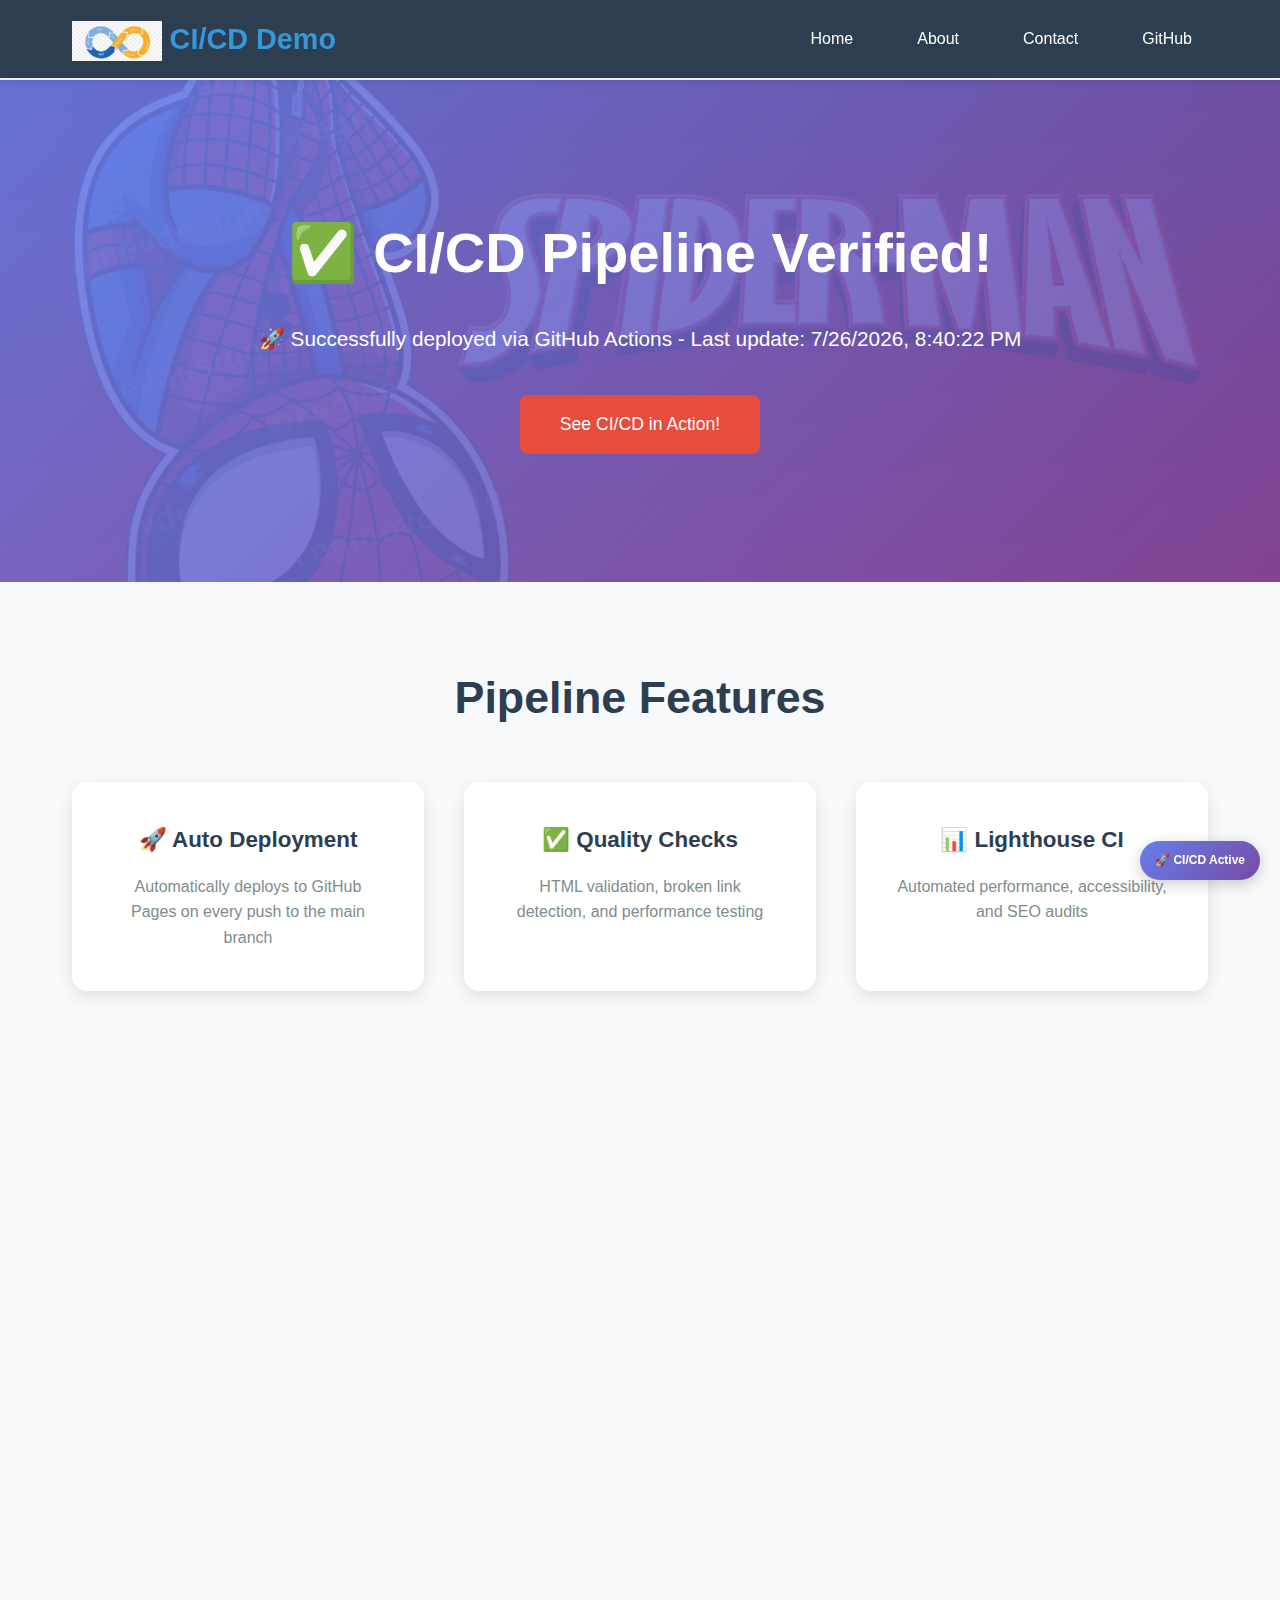
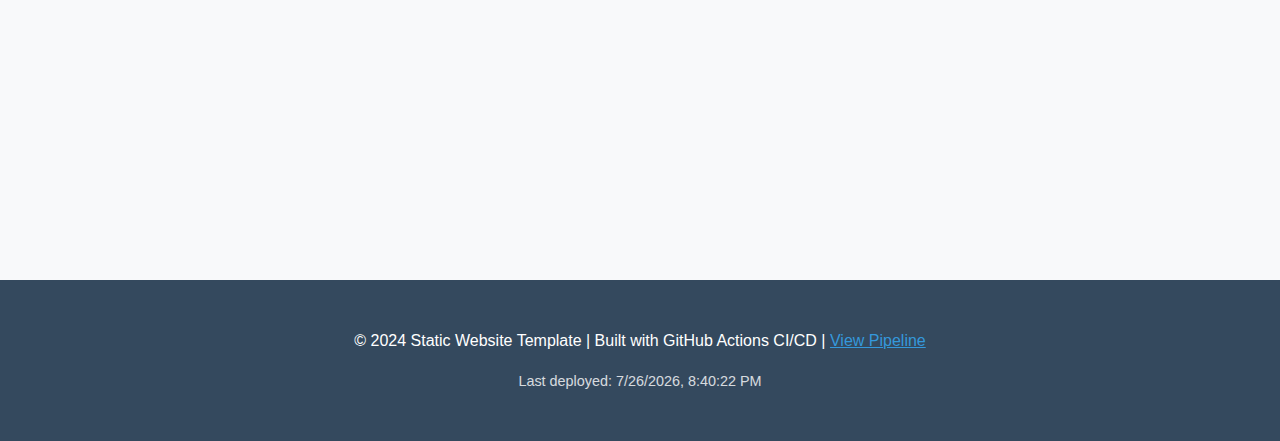
<file: index.html>
<!DOCTYPE html>
<html lang="en">

<head>
    <meta charset="UTF-8">
    <meta name="viewport" content="width=device-width, initial-scale=1.0">
    <title>🚀 CI/CD Pipeline Working! - Test Deployment</title>
    <meta name="description" content="A static website template with automated CI/CD pipeline using GitHub Actions">
    <link rel="stylesheet" href="css/style.css">
</head>

<body>
    <header>
        <nav>
            <div class="logo">
                <img src="images/logo.png" alt="Logo" style="height: 40px; vertical-align: middle;">
                CI/CD Demo
            </div>
            <ul>
                <li><a href="index.html">Home</a></li>
                <li><a href="about.html">About</a></li>
                <li><a href="contact.html">Contact</a></li>
                <li><a href="https://github.com/yourusername/static-website-template" target="_blank">GitHub</a></li>
            </ul>
        </nav>
    </header>

    <main>
        <section class="hero fade-in">
            <h1>✅ CI/CD Pipeline Verified!</h1>
            <p>🚀 Successfully deployed via GitHub Actions - Last update: <span id="current-time"></span></p>

            <script>
                document.getElementById('current-time').textContent = new Date().toLocaleString();
            </script>
            <button class="cta-button">See CI/CD in Action!</button>
        </section>

        <section id="features" class="content-section">
            <h2>Pipeline Features</h2>
            <div class="feature-grid">
                <div class="feature-card">
                    <h3>🚀 Auto Deployment</h3>
                    <p>Automatically deploys to GitHub Pages on every push to the main branch</p>
                </div>
                <div class="feature-card">
                    <h3>✅ Quality Checks</h3>
                    <p>HTML validation, broken link detection, and performance testing</p>
                </div>
                <div class="feature-card">
                    <h3>📊 Lighthouse CI</h3>
                    <p>Automated performance, accessibility, and SEO audits</p>
                </div>
                <div class="feature-card">
                    <h3>🔒 Security Scans</h3>
                    <p>Weekly security vulnerability assessments</p>
                </div>
                <div class="feature-card">
                    <h3>📱 Responsive Design</h3>
                    <p>Mobile-first design that works on all devices</p>
                </div>
                <div class="feature-card">
                    <h3>🌐 GitHub Pages</h3>
                    <p>Free hosting with custom domain support</p>
                </div>
            </div>
        </section>

        <section id="workflow" class="content-section" style="background: #f8f9fa;">
            <h2>How It Works</h2>
            <div style="max-width: 800px; margin: 0 auto; text-align: center;">
                <p>This website demonstrates a complete CI/CD pipeline for static content:</p>
                <ol style="text-align: left; display: inline-block; margin: 2rem 0;">
                    <li>Push code to GitHub repository</li>
                    <li>GitHub Actions automatically triggers</li>
                    <li>Quality checks run (HTML validation, link checking)</li>
                    <li>Performance tests execute (Lighthouse CI)</li>
                    <li>Website deploys to GitHub Pages</li>
                    <li>Status reported back to pull requests</li>
                </ol>
            </div>
        </section>
    </main>

    <footer>
        <p>&copy; 2024 Static Website Template | Built with GitHub Actions CI/CD |
            <a href="https://github.com/yourusername/static-website-template/actions" style="color: #3498db;">View
                Pipeline</a>
        </p>
        <p style="margin-top: 1rem; font-size: 0.9rem; opacity: 0.8;">
            Last deployed: <span id="deploy-time"></span>
        </p>
    </footer>

    <script src="js/script.js"></script>
    <script>
        // Update deployment time
        document.getElementById('deploy-time').textContent = new Date().toLocaleString();
    </script>
</body>

</html>
</file>
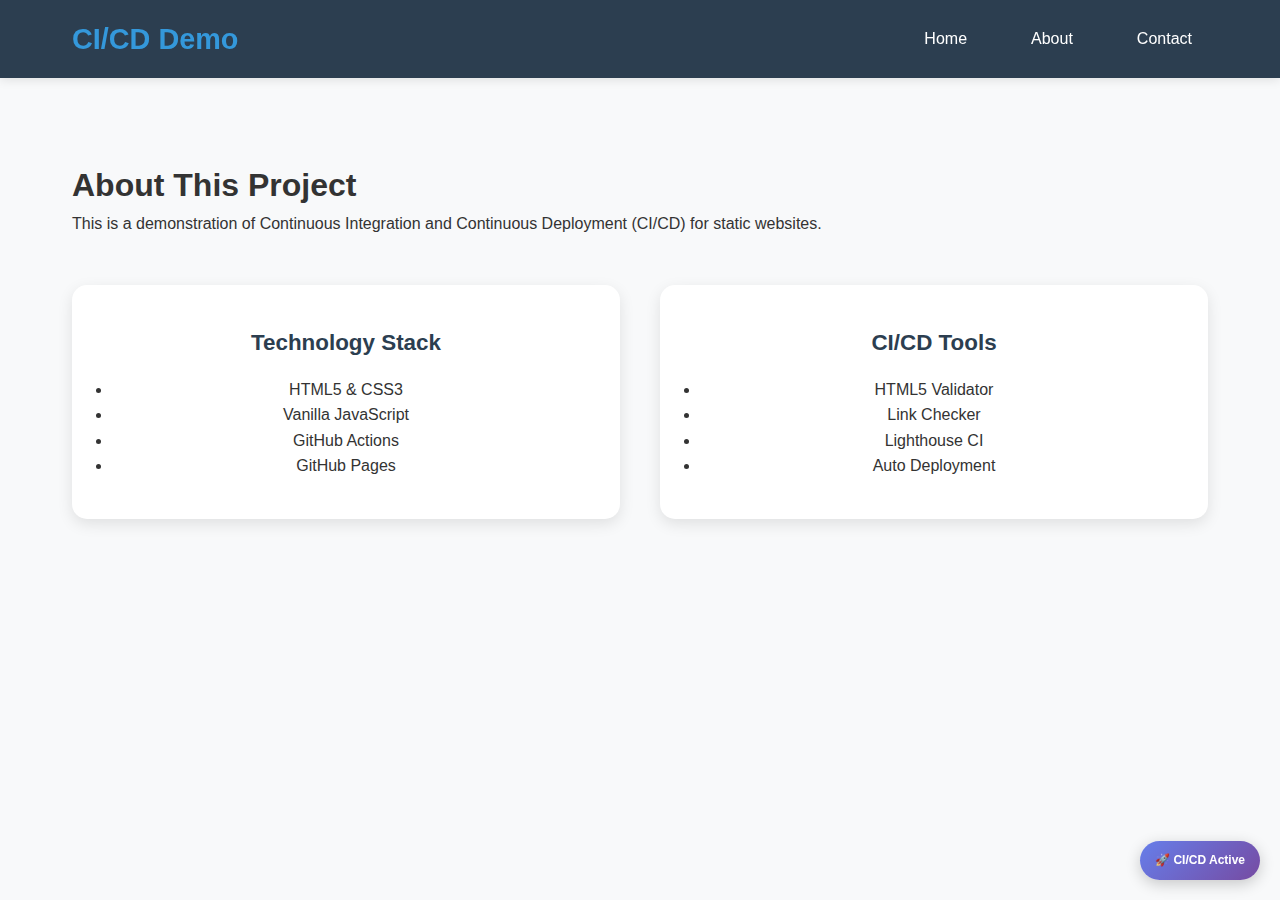
<file: about.html>
<!DOCTYPE html>
<html lang="en">
<head>
    <meta charset="UTF-8">
    <meta name="viewport" content="width=device-width, initial-scale=1.0">
    <title>About - CI/CD Static Website</title>
    <link rel="stylesheet" href="css/style.css">
</head>
<body>
    <header>
        <nav>
            <div class="logo">CI/CD Demo</div>
            <ul>
                <li><a href="index.html">Home</a></li>
                <li><a href="about.html">About</a></li>
                <li><a href="contact.html">Contact</a></li>
            </ul>
        </nav>
    </header>
    
    <main>
        <section class="content-section">
            <h1>About This Project</h1>
            <p>This is a demonstration of Continuous Integration and Continuous Deployment (CI/CD) for static websites.</p>
            
            <div class="feature-grid">
                <div class="feature-card">
                    <h3>Technology Stack</h3>
                    <ul>
                        <li>HTML5 & CSS3</li>
                        <li>Vanilla JavaScript</li>
                        <li>GitHub Actions</li>
                        <li>GitHub Pages</li>
                    </ul>
                </div>
                
                <div class="feature-card">
                    <h3>CI/CD Tools</h3>
                    <ul>
                        <li>HTML5 Validator</li>
                        <li>Link Checker</li>
                        <li>Lighthouse CI</li>
                        <li>Auto Deployment</li>
                    </ul>
                </div>
            </div>
        </section>
    </main>
    
    <script src="js/script.js"></script>
</body>
</html>
</file>
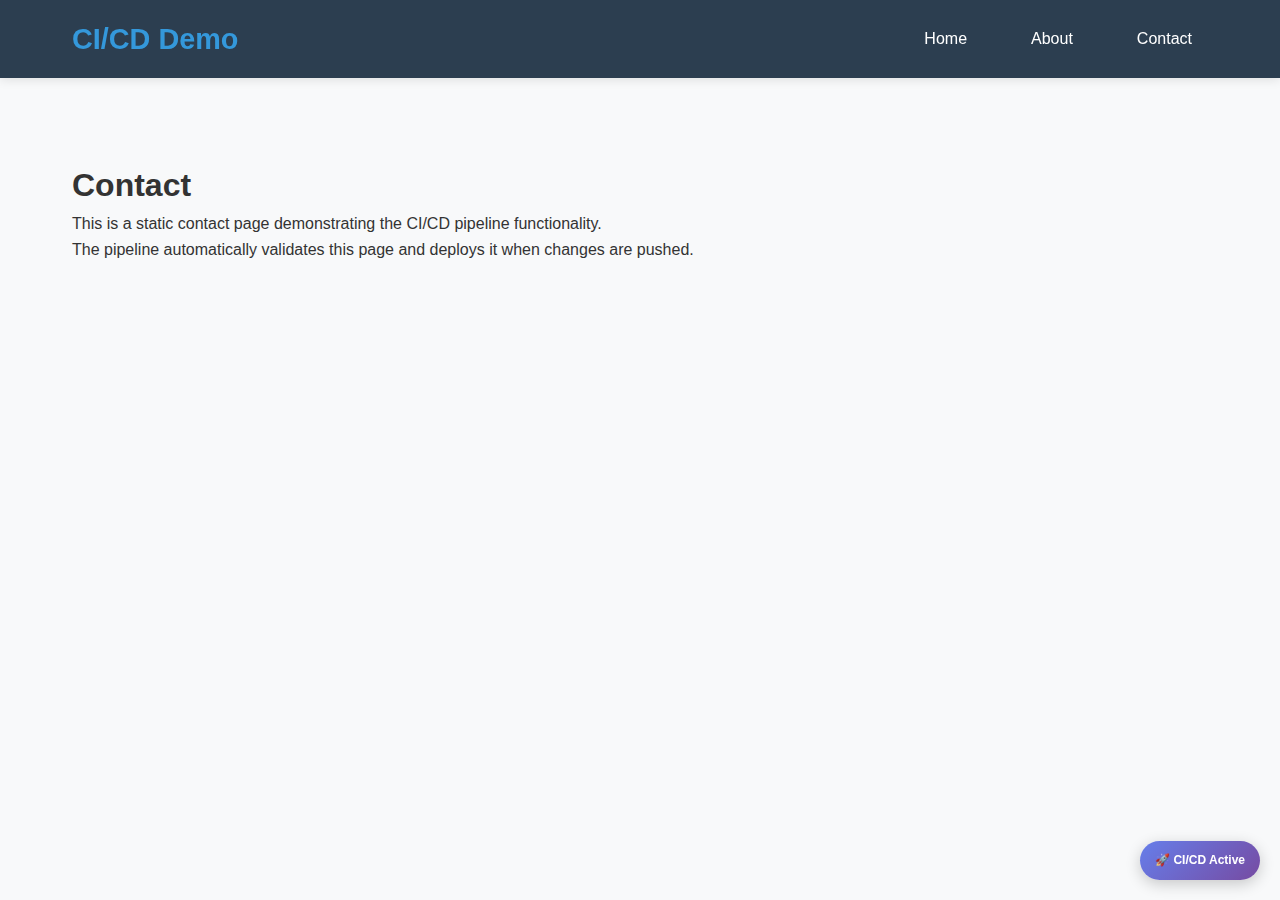
<file: contact.html>
<!DOCTYPE html>
<html lang="en">
<head>
    <meta charset="UTF-8">
    <meta name="viewport" content="width=device-width, initial-scale=1.0">
    <title>Contact - CI/CD Static Website</title>
    <link rel="stylesheet" href="css/style.css">
</head>
<body>
    <header>
        <nav>
            <div class="logo">CI/CD Demo</div>
            <ul>
                <li><a href="index.html">Home</a></li>
                <li><a href="about.html">About</a></li>
                <li><a href="contact.html">Contact</a></li>
            </ul>
        </nav>
    </header>
    
    <main>
        <section class="content-section">
            <h1>Contact</h1>
            <p>This is a static contact page demonstrating the CI/CD pipeline functionality.</p>
            <p>The pipeline automatically validates this page and deploys it when changes are pushed.</p>
        </section>
    </main>
    
    <script src="js/script.js"></script>
</body>
</html>
</file>
<file: css/style.css>
/* Reset and base styles */
* {
    margin: 0;
    padding: 0;
    box-sizing: border-box;
}

body {
    font-family: 'Arial', sans-serif;
    line-height: 1.6;
    color: #333;
    background-color: #f8f9fa;
}

/* Header and Navigation */
header {
    background: #2c3e50;
    color: white;
    padding: 1rem 0;
    position: fixed;
    width: 100%;
    top: 0;
    z-index: 1000;
    box-shadow: 0 2px 10px rgba(0,0,0,0.1);
}

nav {
    display: flex;
    justify-content: space-between;
    align-items: center;
    max-width: 1200px;
    margin: 0 auto;
    padding: 0 2rem;
}

.logo {
    font-size: 1.8rem;
    font-weight: bold;
    color: #3498db;
}

nav ul {
    display: flex;
    list-style: none;
    gap: 2rem;
}

nav ul li a {
    color: white;
    text-decoration: none;
    padding: 0.5rem 1rem;
    border-radius: 5px;
    transition: background 0.3s;
}

nav ul li a:hover {
    background: #3498db;
}

/* Main content */
main {
    margin-top: 80px;
    min-height: calc(100vh - 160px);
}

/* Hero section */
.hero {
    text-align: center;
    padding: 8rem 2rem;
    background: linear-gradient(135deg, #667eea 0%, #764ba2 100%);
    color: white;
    position: relative;
}

.hero::before {
    content: '';
    position: absolute;
    top: 0;
    left: 0;
    right: 0;
    bottom: 0;
    background: url('../images/hero-bg.jpg') center/cover;
    opacity: 0.1;
}

.hero h1 {
    font-size: 3.5rem;
    margin-bottom: 1.5rem;
    position: relative;
}

.hero p {
    font-size: 1.3rem;
    margin-bottom: 2.5rem;
    position: relative;
}

.cta-button {
    padding: 1.2rem 2.5rem;
    background: #e74c3c;
    color: white;
    border: none;
    border-radius: 8px;
    cursor: pointer;
    font-size: 1.1rem;
    transition: all 0.3s;
    position: relative;
}

.cta-button:hover {
    background: #c0392b;
    transform: translateY(-3px);
    box-shadow: 0 10px 20px rgba(0,0,0,0.2);
}

/* Content sections */
.content-section {
    padding: 5rem 2rem;
    max-width: 1200px;
    margin: 0 auto;
}

.content-section h2 {
    text-align: center;
    margin-bottom: 3rem;
    font-size: 2.8rem;
    color: #2c3e50;
}

.feature-grid {
    display: grid;
    grid-template-columns: repeat(auto-fit, minmax(300px, 1fr));
    gap: 2.5rem;
    margin-top: 3rem;
}

.feature-card {
    background: white;
    padding: 2.5rem;
    border-radius: 15px;
    text-align: center;
    box-shadow: 0 5px 15px rgba(0,0,0,0.1);
    transition: transform 0.3s, box-shadow 0.3s;
}

.feature-card:hover {
    transform: translateY(-10px);
    box-shadow: 0 15px 30px rgba(0,0,0,0.15);
}

.feature-card h3 {
    color: #2c3e50;
    margin-bottom: 1rem;
    font-size: 1.4rem;
}

.feature-card p {
    color: #7f8c8d;
    line-height: 1.6;
}

/* Footer */
footer {
    background: #34495e;
    color: white;
    text-align: center;
    padding: 3rem 2rem;
    margin-top: 4rem;
}

/* Animations */
@keyframes fadeInUp {
    from {
        opacity: 0;
        transform: translateY(40px);
    }
    to {
        opacity: 1;
        transform: translateY(0);
    }
}

.fade-in {
    animation: fadeInUp 1s ease-out;
}

/* Responsive design */
@media (max-width: 768px) {
    nav {
        flex-direction: column;
        gap: 1rem;
    }
    
    nav ul {
        gap: 1rem;
    }
    
    .hero h1 {
        font-size: 2.5rem;
    }
    
    .hero p {
        font-size: 1.1rem;
    }
    
    .content-section {
        padding: 3rem 1rem;
    }
    
    .feature-grid {
        grid-template-columns: 1fr;
        gap: 1.5rem;
    }
}
</file>
